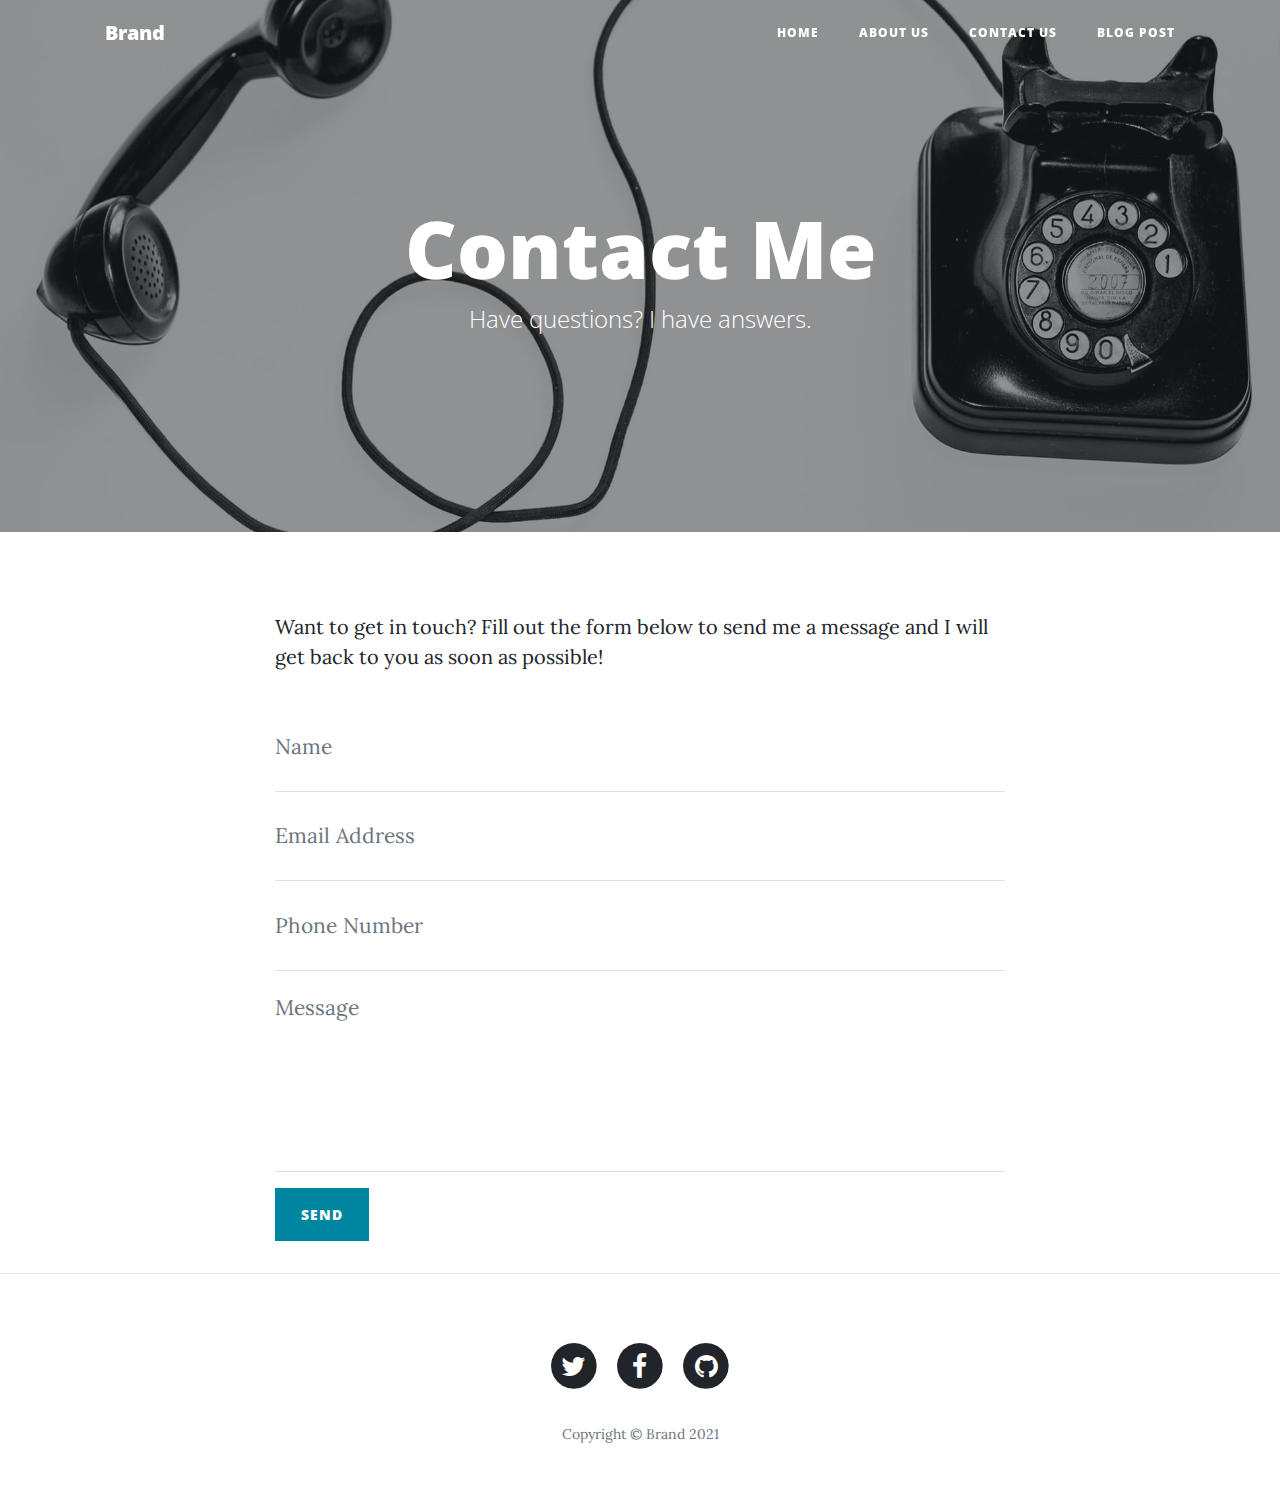
<file: contact.html>
<!DOCTYPE html>
<html>

<head>
    <meta charset="utf-8">
    <meta name="viewport" content="width=device-width, initial-scale=1.0, shrink-to-fit=no">
    <title>Contact us - Brand</title>
    <link rel="stylesheet" href="assets/bootstrap/css/bootstrap.min.css">
    <link rel="stylesheet" href="https://fonts.googleapis.com/css?family=Open+Sans:300italic,400italic,600italic,700italic,800italic,400,300,600,700,800">
    <link rel="stylesheet" href="https://fonts.googleapis.com/css?family=Lora:400,700,400italic,700italic">
    <link rel="stylesheet" href="assets/fonts/font-awesome.min.css">
</head>

<body>
    <nav class="navbar navbar-light navbar-expand-lg fixed-top" id="mainNav">
        <div class="container"><a class="navbar-brand" href="index.html">Brand</a><button data-toggle="collapse" data-target="#navbarResponsive" class="navbar-toggler" aria-controls="navbarResponsive" aria-expanded="false" aria-label="Toggle navigation"><i class="fa fa-bars"></i></button>
            <div class="collapse navbar-collapse" id="navbarResponsive">
                <ul class="navbar-nav ml-auto">
                    <li class="nav-item"><a class="nav-link" href="index.html">Home</a></li>
                    <li class="nav-item"><a class="nav-link" href="about.html">About us</a></li>
                    <li class="nav-item"><a class="nav-link" href="contact.html">Contact us</a></li>
                    <li class="nav-item"><a class="nav-link" href="post.html">Blog Post</a></li>
                </ul>
            </div>
        </div>
    </nav>
    <header class="masthead" style="background-image:url('assets/img/contact-bg.jpg');">
        <div class="overlay"></div>
        <div class="container">
            <div class="row">
                <div class="col-md-10 col-lg-8 mx-auto">
                    <div class="site-heading">
                        <h1>Contact Me</h1><span class="subheading">Have questions? I have answers.</span>
                    </div>
                </div>
            </div>
        </div>
    </header>
    <div class="container">
        <div class="row">
            <div class="col-md-10 col-lg-8 mx-auto">
                <p>Want to get in touch? Fill out the form below to send me a message and I will get back to you as soon as possible!</p>
                <form id="contactForm" name="sentMessage" novalidate="novalidate">
                    <div class="control-group">
                        <div class="form-group floating-label-form-group controls"><label>Name</label><input class="form-control" type="text" id="name" required="" placeholder="Name"><small class="form-text text-danger help-block"></small></div>
                    </div>
                    <div class="control-group">
                        <div class="form-group floating-label-form-group controls"><label>Email Address</label><input class="form-control" type="email" id="email" required="" placeholder="Email Address"><small class="form-text text-danger help-block"></small></div>
                    </div>
                    <div class="control-group">
                        <div class="form-group floating-label-form-group controls"><label>Phone Number</label><input class="form-control" type="tel" id="phone" required="" placeholder="Phone Number"><small class="form-text text-danger help-block"></small></div>
                    </div>
                    <div class="control-group">
                        <div class="form-group floating-label-form-group controls mb-3"><label>Message</label><textarea class="form-control" id="message" data-validation-required-message="Please enter a message." required="" placeholder="Message" rows="5"></textarea><small class="form-text text-danger help-block"></small></div>
                    </div>
                    <div id="success"></div>
                    <div class="form-group"><button class="btn btn-primary" id="sendMessageButton" type="submit">Send</button></div>
                </form>
            </div>
        </div>
    </div>
    <hr>
    <footer>
        <div class="container">
            <div class="row">
                <div class="col-md-10 col-lg-8 mx-auto">
                    <ul class="list-inline text-center">
                        <li class="list-inline-item"><span class="fa-stack fa-lg"><i class="fa fa-circle fa-stack-2x"></i><i class="fa fa-twitter fa-stack-1x fa-inverse"></i></span></li>
                        <li class="list-inline-item"><span class="fa-stack fa-lg"><i class="fa fa-circle fa-stack-2x"></i><i class="fa fa-facebook fa-stack-1x fa-inverse"></i></span></li>
                        <li class="list-inline-item"><span class="fa-stack fa-lg"><i class="fa fa-circle fa-stack-2x"></i><i class="fa fa-github fa-stack-1x fa-inverse"></i></span></li>
                    </ul>
                    <p class="text-muted copyright">Copyright&nbsp;©&nbsp;Brand 2021</p>
                </div>
            </div>
        </div>
    </footer>
    <script src="assets/js/jquery.min.js"></script>
    <script src="assets/bootstrap/js/bootstrap.min.js"></script>
    <script src="assets/js/clean-blog.js"></script>
</body>

</html>
</file>
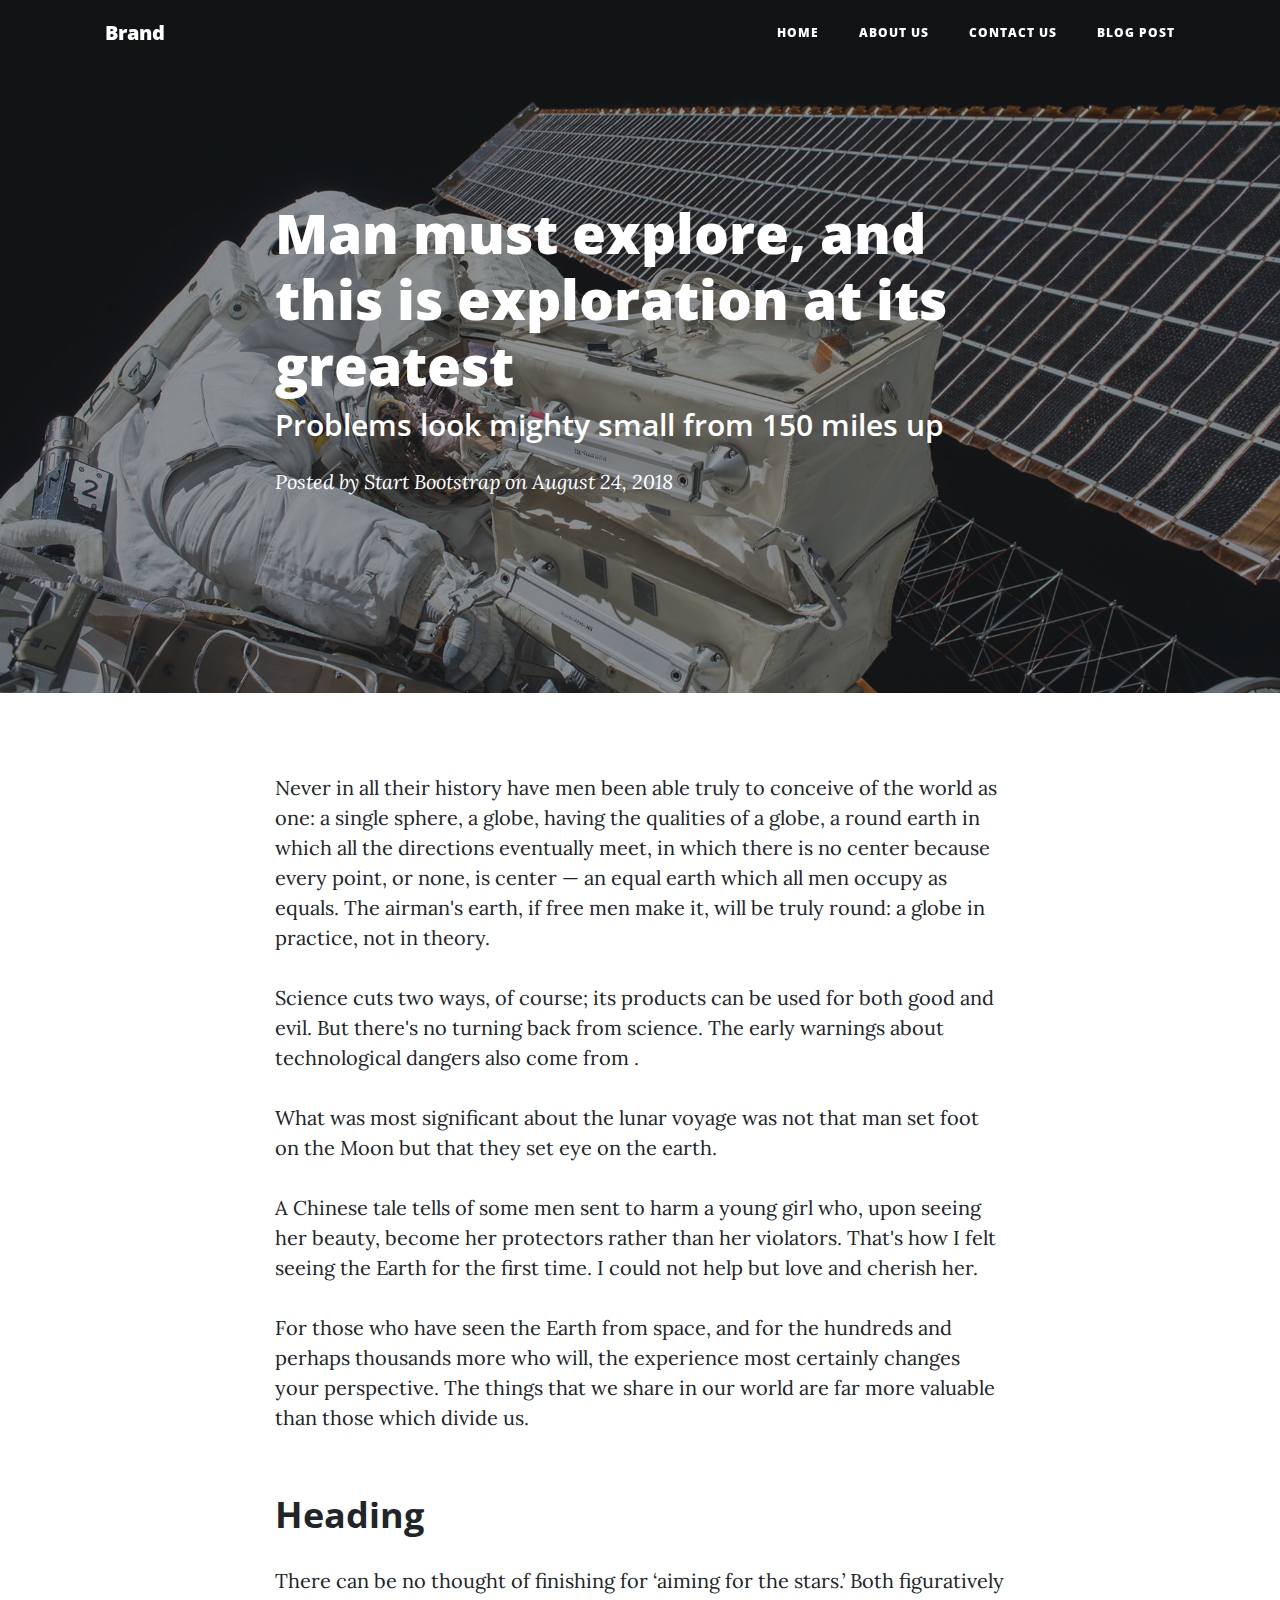
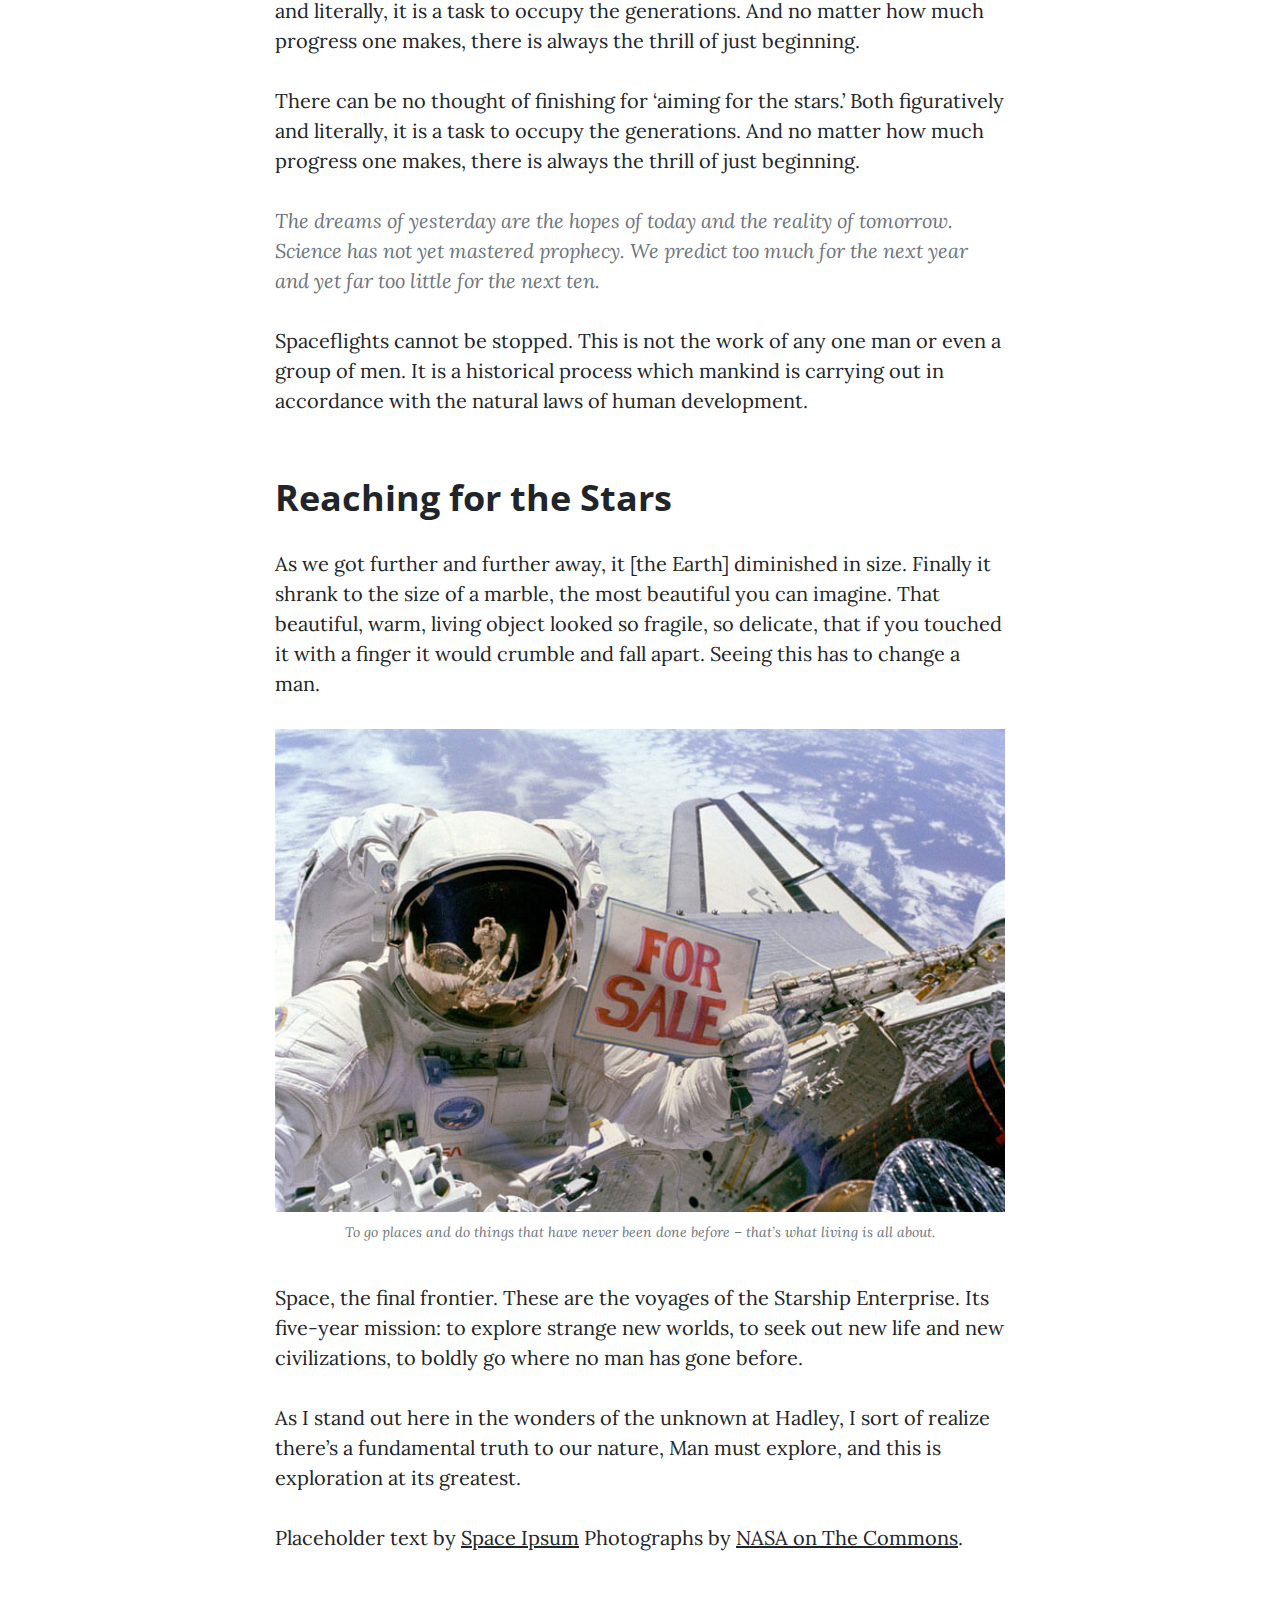
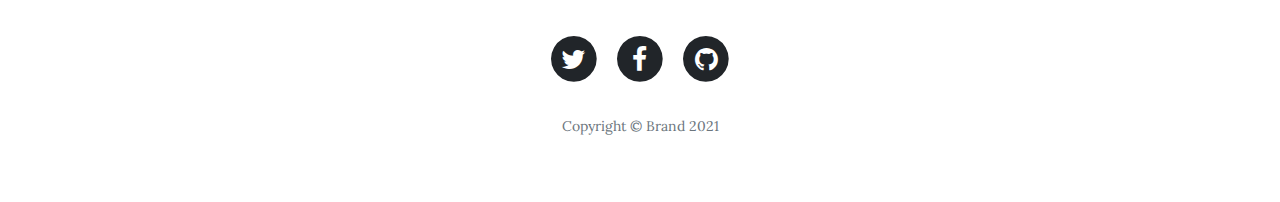
<file: post.html>
<!DOCTYPE html>
<html>

<head>
    <meta charset="utf-8">
    <meta name="viewport" content="width=device-width, initial-scale=1.0, shrink-to-fit=no">
    <title>Blog Post - Brand</title>
    <link rel="stylesheet" href="assets/bootstrap/css/bootstrap.min.css">
    <link rel="stylesheet" href="https://fonts.googleapis.com/css?family=Open+Sans:300italic,400italic,600italic,700italic,800italic,400,300,600,700,800">
    <link rel="stylesheet" href="https://fonts.googleapis.com/css?family=Lora:400,700,400italic,700italic">
    <link rel="stylesheet" href="assets/fonts/font-awesome.min.css">
</head>

<body>
    <nav class="navbar navbar-light navbar-expand-lg fixed-top" id="mainNav">
        <div class="container"><a class="navbar-brand" href="index.html">Brand</a><button data-toggle="collapse" data-target="#navbarResponsive" class="navbar-toggler" aria-controls="navbarResponsive" aria-expanded="false" aria-label="Toggle navigation"><i class="fa fa-bars"></i></button>
            <div class="collapse navbar-collapse" id="navbarResponsive">
                <ul class="navbar-nav ml-auto">
                    <li class="nav-item"><a class="nav-link" href="index.html">Home</a></li>
                    <li class="nav-item"><a class="nav-link" href="about.html">About us</a></li>
                    <li class="nav-item"><a class="nav-link" href="contact.html">Contact us</a></li>
                    <li class="nav-item"><a class="nav-link" href="post.html">Blog Post</a></li>
                </ul>
            </div>
        </div>
    </nav>
    <header class="masthead" style="background-image:url('assets/img/post-bg.jpg');">
        <div class="overlay"></div>
        <div class="container">
            <div class="row">
                <div class="col-md-10 col-lg-8 mx-auto">
                    <div class="post-heading">
                        <h1>Man must explore, and this is exploration at its greatest</h1>
                        <h2 class="subheading">Problems look mighty small from 150 miles up</h2><span class="meta">Posted by&nbsp;<a href="#">Start Bootstrap</a>&nbsp;on August 24, 2018</span>
                    </div>
                </div>
            </div>
        </div>
    </header>
    <article>
        <div class="container">
            <div class="row">
                <div class="col-md-10 col-lg-8 mx-auto">
                    <p>Never in all their history have men been able truly to conceive of the world as one: a single sphere, a globe, having the qualities of a globe, a round earth in which all the directions eventually meet, in which there is no center because every point, or none, is center — an equal earth which all men occupy as equals. The airman's earth, if free men make it, will be truly round: a globe in practice, not in theory.</p>
                    <p>Science cuts two ways, of course; its products can be used for both good and evil. But there's no turning back from science. The early warnings about technological dangers also come from .</p>
                    <p>What was most significant about the lunar voyage was not that man set foot on the Moon but that they set eye on the earth.</p>
                    <p>A Chinese tale tells of some men sent to harm a young girl who, upon seeing her beauty, become her protectors rather than her violators. That's how I felt seeing the Earth for the first time. I could not help but love and cherish her.</p>
                    <p>For those who have seen the Earth from space, and for the hundreds and perhaps thousands more who will, the experience most certainly changes your perspective. The things that we share in our world are far more valuable than those which divide us.</p>
                    <h2 class="section-heading">Heading</h2>
                    <p>There can be no thought of finishing for ‘aiming for the stars.’ Both figuratively and literally, it is a task to occupy the generations. And no matter how much progress one makes, there is always the thrill of just beginning.</p>
                    <p>There can be no thought of finishing for ‘aiming for the stars.’ Both figuratively and literally, it is a task to occupy the generations. And no matter how much progress one makes, there is always the thrill of just beginning.</p>
                    <blockquote class="blockquote">
                        <p class="mb-0">The dreams of yesterday are the hopes of today and the reality of tomorrow. Science has not yet mastered prophecy. We predict too much for the next year and yet far too little for the next ten.</p>
                    </blockquote>
                    <p>Spaceflights cannot be stopped. This is not the work of any one man or even a group of men. It is a historical process which mankind is carrying out in accordance with the natural laws of human development.</p>
                    <h2 class="section-heading">Reaching for the Stars</h2>
                    <p>As we got further and further away, it [the Earth] diminished in size. Finally it shrank to the size of a marble, the most beautiful you can imagine. That beautiful, warm, living object looked so fragile, so delicate, that if you touched it with a finger it would crumble and fall apart. Seeing this has to change a man.</p><a href="#"><img class="img-fluid" src="assets/img/post-sample-image.jpg"></a><span class="text-muted caption">To go places and do things that have never been done before – that’s what living is all about.</span>
                    <p>Space, the final frontier. These are the voyages of the Starship Enterprise. Its five-year mission: to explore strange new worlds, to seek out new life and new civilizations, to boldly go where no man has gone before.</p>
                    <p>As I stand out here in the wonders of the unknown at Hadley, I sort of realize there’s a fundamental truth to our nature, Man must explore, and this is exploration at its greatest.</p>
                    <p><span>Placeholder text by&nbsp;</span><a href="http://spaceipsum.com">Space Ipsum</a><span>&nbsp;Photographs by&nbsp;</span><a href="https://www.flickr.com/photos/nasacommons/">NASA on The Commons</a>.</p>
                </div>
            </div>
        </div>
    </article>
    <footer>
        <div class="container">
            <div class="row">
                <div class="col-md-10 col-lg-8 mx-auto">
                    <ul class="list-inline text-center">
                        <li class="list-inline-item"><span class="fa-stack fa-lg"><i class="fa fa-circle fa-stack-2x"></i><i class="fa fa-twitter fa-stack-1x fa-inverse"></i></span></li>
                        <li class="list-inline-item"><span class="fa-stack fa-lg"><i class="fa fa-circle fa-stack-2x"></i><i class="fa fa-facebook fa-stack-1x fa-inverse"></i></span></li>
                        <li class="list-inline-item"><span class="fa-stack fa-lg"><i class="fa fa-circle fa-stack-2x"></i><i class="fa fa-github fa-stack-1x fa-inverse"></i></span></li>
                    </ul>
                    <p class="text-muted copyright">Copyright&nbsp;©&nbsp;Brand 2021</p>
                </div>
            </div>
        </div>
    </footer>
    <script src="assets/js/jquery.min.js"></script>
    <script src="assets/bootstrap/js/bootstrap.min.js"></script>
    <script src="assets/js/clean-blog.js"></script>
</body>

</html>
</file>
